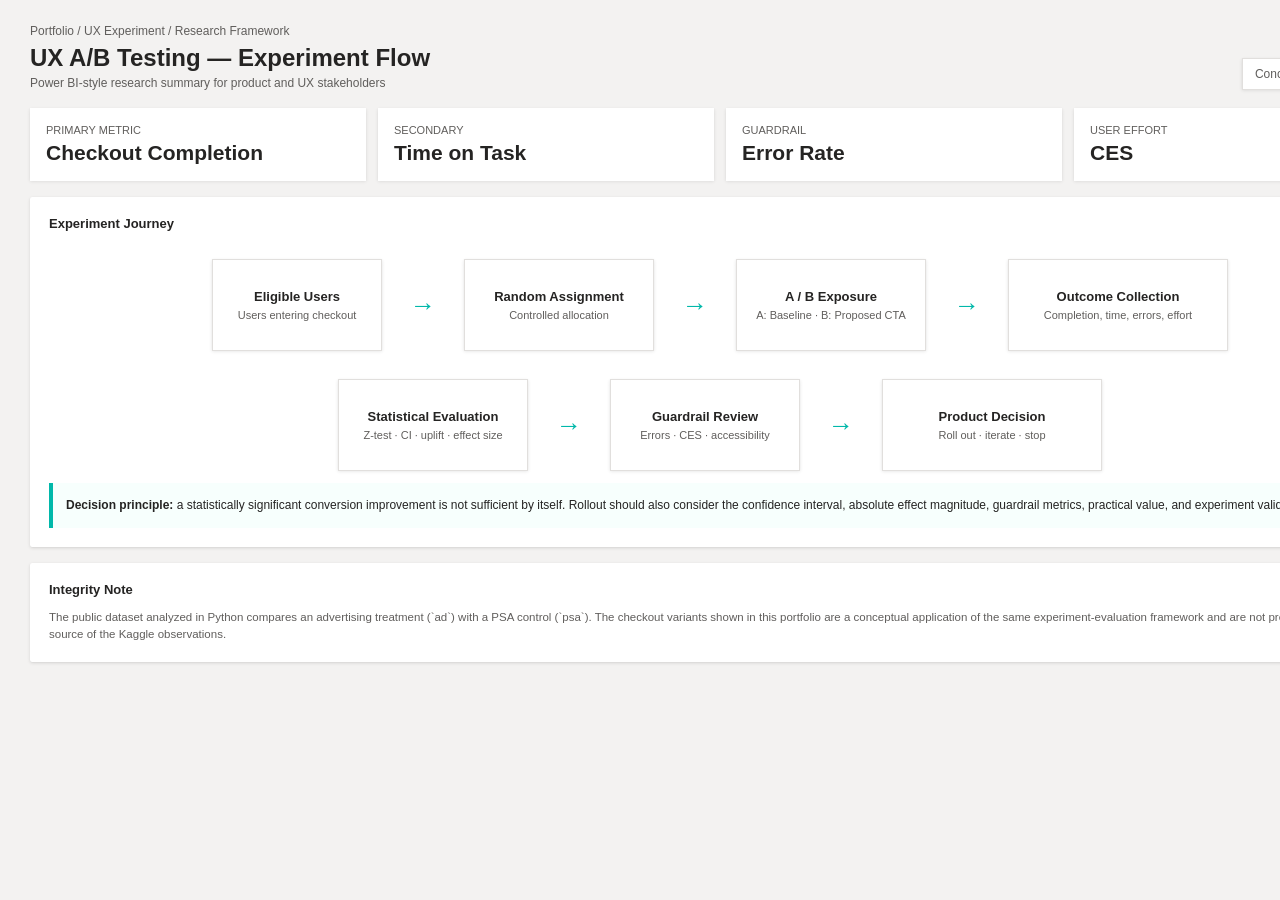
<file: design/experiment-flow.html>
<!doctype html><html><head><meta charset="utf-8"><meta name="viewport" content="width=device-width,initial-scale=1"><title>UX Experiment Flow</title><style>
:root{
  --canvas:#F3F2F1; --card:#FFFFFF; --border:#E1DFDD; --text:#252423;
  --muted:#605E5C; --faint:#8A8886; --teal:#01B8AA; --blue:#118DFF;
  --red:#E81123; --green:#107C10; --shadow:0 1.2px 3.6px rgba(0,0,0,.11),0 .3px .9px rgba(0,0,0,.07);
  --sans:'Segoe UI','Segoe UI Web',Arial,sans-serif;
}
*{box-sizing:border-box} body{margin:0;background:var(--canvas);color:var(--text);font-family:var(--sans);}
.report{width:1440px;min-height:900px;padding:24px 30px 30px;margin:0 auto;background:var(--canvas)}
.header{display:flex;justify-content:space-between;align-items:flex-end;margin-bottom:18px}
.crumb{font-size:12px;color:var(--muted);margin-bottom:6px}.title{font-size:24px;font-weight:600;margin:0}.subtitle{font-size:12px;color:var(--muted);margin-top:4px}
.tag{background:#fff;border:1px solid var(--border);padding:8px 12px;font-size:12px;color:var(--muted);box-shadow:var(--shadow)}
.grid{display:grid;grid-template-columns:1fr 320px;gap:16px;align-items:start}
.card{background:var(--card);border:1px solid transparent;box-shadow:var(--shadow);padding:18px;border-radius:2px}
.card-title{font-size:13px;font-weight:600;margin-bottom:12px}.small{font-size:11.5px;color:var(--muted);line-height:1.5}.section{margin-bottom:16px}.section-title{font-size:13px;font-weight:600;margin-bottom:8px}
.input{height:42px;border:1px solid #C8C6C4;background:#fff;border-radius:2px;padding:10px 12px;font-size:13px;color:#6B6A69;display:flex;align-items:center}
.two{display:grid;grid-template-columns:1fr 1fr;gap:12px}.three{display:grid;grid-template-columns:1fr 1fr 1fr;gap:12px}
.summary-line{display:flex;justify-content:space-between;font-size:13px;padding:7px 0;border-bottom:1px solid #F0F0F0}.summary-line.total{font-weight:700;font-size:15px;border-top:1px solid var(--border);border-bottom:none;margin-top:5px;padding-top:12px}
.product{display:flex;gap:10px;padding:10px 0;border-bottom:1px solid #F0F0F0}.thumb{width:52px;height:52px;background:#EDEBE9;border:1px solid #D2D0CE}.product-name{font-size:12.5px;font-weight:600}.product-meta{font-size:11px;color:var(--muted);margin-top:4px}
.cta{width:100%;height:46px;border-radius:2px;font-family:var(--sans);font-size:14px;font-weight:600;cursor:default;margin-top:14px}
.meta-grid{display:grid;grid-template-columns:1fr 1fr;gap:10px}.meta{border:1px solid var(--border);padding:10px;background:#FAF9F8}.meta-label{font-size:10.5px;text-transform:uppercase;color:var(--faint);letter-spacing:.04em}.meta-value{font-size:13px;font-weight:600;margin-top:5px}
.note{margin-top:14px;border-left:3px solid var(--blue);background:#F5FAFF;padding:10px 12px;font-size:11.5px;color:var(--muted);line-height:1.5}
.footer{font-size:10.5px;color:var(--faint);margin-top:15px}

.kpis{display:grid;grid-template-columns:repeat(4,1fr);gap:12px;margin-bottom:16px}.kpi{background:#fff;box-shadow:var(--shadow);padding:16px}.kpi-label{font-size:11px;color:var(--muted)}.kpi-val{font-size:21px;margin-top:5px;font-weight:600}.flow{display:grid;grid-template-columns:170px 70px 190px 70px 190px 70px 220px;align-items:center;justify-content:center;gap:6px;margin-top:28px}.box{background:#fff;border:1px solid var(--border);box-shadow:var(--shadow);padding:18px;text-align:center;min-height:92px;display:flex;flex-direction:column;justify-content:center}.box strong{font-size:13px}.box span{font-size:11px;color:var(--muted);margin-top:5px}.arrow{text-align:center;font-size:26px;color:var(--teal)}.split{display:grid;grid-template-columns:1fr 1fr;gap:10px}.signal{border-left:4px solid var(--teal);background:#F7FFFD;padding:13px;margin-top:12px;font-size:12px;line-height:1.55}
</style></head><body><div class="report"><div class="header"><div><div class="crumb">Portfolio / UX Experiment / Research Framework</div><h1 class="title">UX A/B Testing — Experiment Flow</h1><div class="subtitle">Power BI-style research summary for product and UX stakeholders</div></div><div class="tag">Conceptual UX Application</div></div>
<div class="kpis"><div class="kpi"><div class="kpi-label">PRIMARY METRIC</div><div class="kpi-val">Checkout Completion</div></div><div class="kpi"><div class="kpi-label">SECONDARY</div><div class="kpi-val">Time on Task</div></div><div class="kpi"><div class="kpi-label">GUARDRAIL</div><div class="kpi-val">Error Rate</div></div><div class="kpi"><div class="kpi-label">USER EFFORT</div><div class="kpi-val">CES</div></div></div>
<div class="card"><div class="card-title">Experiment Journey</div><div class="flow"><div class="box"><strong>Eligible Users</strong><span>Users entering checkout</span></div><div class="arrow">→</div><div class="box"><strong>Random Assignment</strong><span>Controlled allocation</span></div><div class="arrow">→</div><div class="box"><strong>A / B Exposure</strong><span>A: Baseline · B: Proposed CTA</span></div><div class="arrow">→</div><div class="box"><strong>Outcome Collection</strong><span>Completion, time, errors, effort</span></div></div>
<div class="flow" style="grid-template-columns:190px 70px 190px 70px 220px"><div class="box"><strong>Statistical Evaluation</strong><span>Z-test · CI · uplift · effect size</span></div><div class="arrow">→</div><div class="box"><strong>Guardrail Review</strong><span>Errors · CES · accessibility</span></div><div class="arrow">→</div><div class="box"><strong>Product Decision</strong><span>Roll out · iterate · stop</span></div></div>
<div class="signal"><strong>Decision principle:</strong> a statistically significant conversion improvement is not sufficient by itself. Rollout should also consider the confidence interval, absolute effect magnitude, guardrail metrics, practical value, and experiment validity.</div></div>
<div class="card" style="margin-top:16px"><div class="card-title">Integrity Note</div><div class="small">The public dataset analyzed in Python compares an advertising treatment (`ad`) with a PSA control (`psa`). The checkout variants shown in this portfolio are a conceptual application of the same experiment-evaluation framework and are not presented as the source of the Kaggle observations.</div></div>
</div></body></html>
</file>
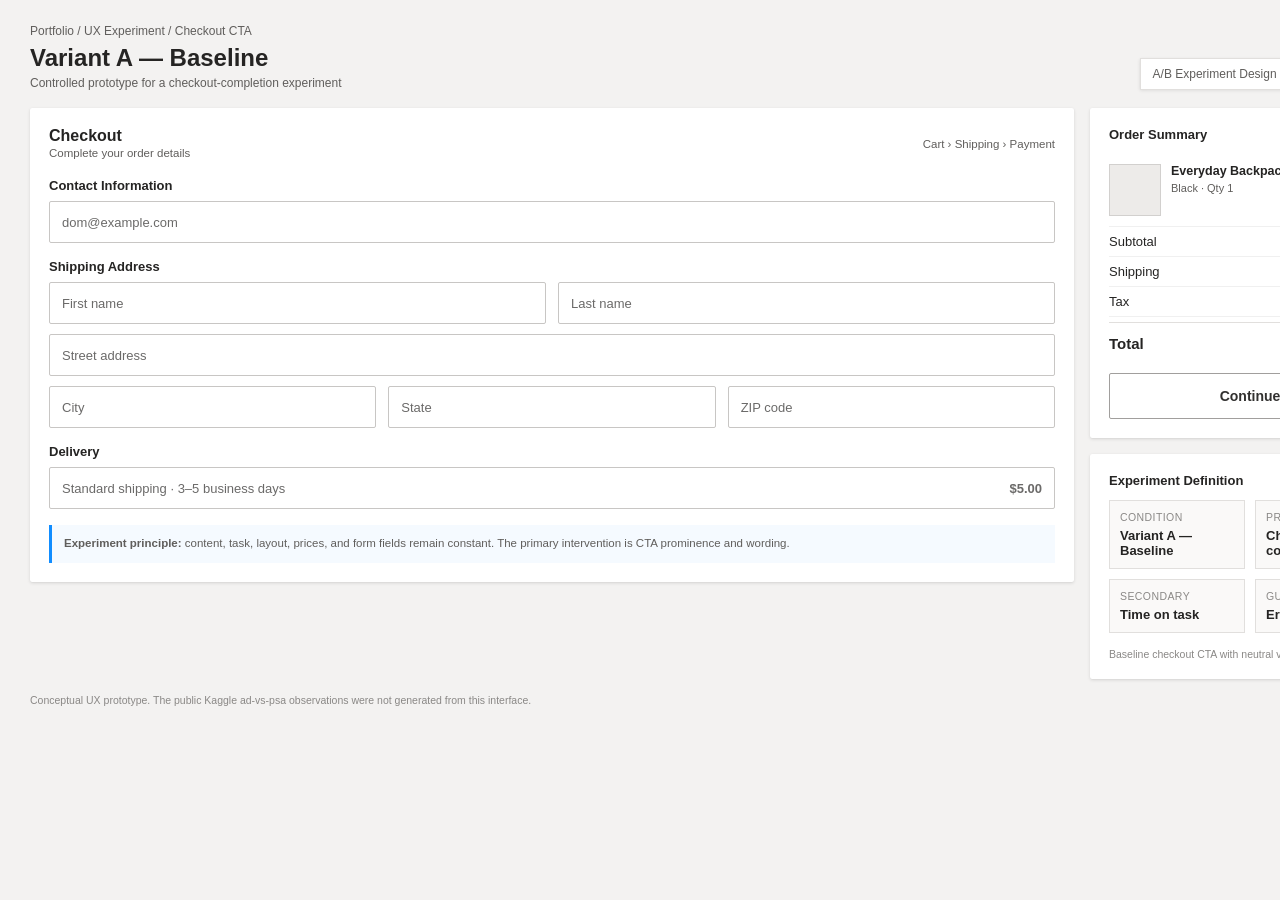
<file: design/variant-a.html>
<!doctype html><html><head><meta charset="utf-8"><meta name="viewport" content="width=device-width,initial-scale=1"><title>Variant A — Baseline</title><style>
:root{
  --canvas:#F3F2F1; --card:#FFFFFF; --border:#E1DFDD; --text:#252423;
  --muted:#605E5C; --faint:#8A8886; --teal:#01B8AA; --blue:#118DFF;
  --red:#E81123; --green:#107C10; --shadow:0 1.2px 3.6px rgba(0,0,0,.11),0 .3px .9px rgba(0,0,0,.07);
  --sans:'Segoe UI','Segoe UI Web',Arial,sans-serif;
}
*{box-sizing:border-box} body{margin:0;background:var(--canvas);color:var(--text);font-family:var(--sans);}
.report{width:1440px;min-height:900px;padding:24px 30px 30px;margin:0 auto;background:var(--canvas)}
.header{display:flex;justify-content:space-between;align-items:flex-end;margin-bottom:18px}
.crumb{font-size:12px;color:var(--muted);margin-bottom:6px}.title{font-size:24px;font-weight:600;margin:0}.subtitle{font-size:12px;color:var(--muted);margin-top:4px}
.tag{background:#fff;border:1px solid var(--border);padding:8px 12px;font-size:12px;color:var(--muted);box-shadow:var(--shadow)}
.grid{display:grid;grid-template-columns:1fr 320px;gap:16px;align-items:start}
.card{background:var(--card);border:1px solid transparent;box-shadow:var(--shadow);padding:18px;border-radius:2px}
.card-title{font-size:13px;font-weight:600;margin-bottom:12px}.small{font-size:11.5px;color:var(--muted);line-height:1.5}.section{margin-bottom:16px}.section-title{font-size:13px;font-weight:600;margin-bottom:8px}
.input{height:42px;border:1px solid #C8C6C4;background:#fff;border-radius:2px;padding:10px 12px;font-size:13px;color:#6B6A69;display:flex;align-items:center}
.two{display:grid;grid-template-columns:1fr 1fr;gap:12px}.three{display:grid;grid-template-columns:1fr 1fr 1fr;gap:12px}
.summary-line{display:flex;justify-content:space-between;font-size:13px;padding:7px 0;border-bottom:1px solid #F0F0F0}.summary-line.total{font-weight:700;font-size:15px;border-top:1px solid var(--border);border-bottom:none;margin-top:5px;padding-top:12px}
.product{display:flex;gap:10px;padding:10px 0;border-bottom:1px solid #F0F0F0}.thumb{width:52px;height:52px;background:#EDEBE9;border:1px solid #D2D0CE}.product-name{font-size:12.5px;font-weight:600}.product-meta{font-size:11px;color:var(--muted);margin-top:4px}
.cta{width:100%;height:46px;border-radius:2px;font-family:var(--sans);font-size:14px;font-weight:600;cursor:default;margin-top:14px}
.meta-grid{display:grid;grid-template-columns:1fr 1fr;gap:10px}.meta{border:1px solid var(--border);padding:10px;background:#FAF9F8}.meta-label{font-size:10.5px;text-transform:uppercase;color:var(--faint);letter-spacing:.04em}.meta-value{font-size:13px;font-weight:600;margin-top:5px}
.note{margin-top:14px;border-left:3px solid var(--blue);background:#F5FAFF;padding:10px 12px;font-size:11.5px;color:var(--muted);line-height:1.5}
.footer{font-size:10.5px;color:var(--faint);margin-top:15px}
</style></head><body>
    <div class="report">
      <div class="header"><div><div class="crumb">Portfolio / UX Experiment / Checkout CTA</div><h1 class="title">Variant A — Baseline</h1><div class="subtitle">Controlled prototype for a checkout-completion experiment</div></div><div class="tag">A/B Experiment Design · UX Research + Data</div></div>
      <div class="grid">
        <div class="card">
          <div style="display:flex;justify-content:space-between;align-items:center;margin-bottom:16px"><div><div class="card-title" style="font-size:16px;margin:0">Checkout</div><div class="small">Complete your order details</div></div><div class="small">Cart › Shipping › Payment</div></div>
          <div class="section"><div class="section-title">Contact Information</div><div class="input">dom@example.com</div></div>
          <div class="section"><div class="section-title">Shipping Address</div><div class="two"><div class="input">First name</div><div class="input">Last name</div></div><div style="height:10px"></div><div class="input">Street address</div><div style="height:10px"></div><div class="three"><div class="input">City</div><div class="input">State</div><div class="input">ZIP code</div></div></div>
          <div class="section"><div class="section-title">Delivery</div><div class="input" style="justify-content:space-between"><span>Standard shipping · 3–5 business days</span><strong>$5.00</strong></div></div>
          <div class="note"><strong>Experiment principle:</strong> content, task, layout, prices, and form fields remain constant. The primary intervention is CTA prominence and wording.</div>
        </div>
        <div>
          <div class="card"><div class="card-title">Order Summary</div><div class="product"><div class="thumb"></div><div style="flex:1"><div class="product-name">Everyday Backpack</div><div class="product-meta">Black · Qty 1</div></div><div style="font-size:12.5px;font-weight:600">$79.00</div></div>
          <div class="summary-line"><span>Subtotal</span><span>$79.00</span></div><div class="summary-line"><span>Shipping</span><span>$5.00</span></div><div class="summary-line"><span>Tax</span><span>$6.72</span></div><div class="summary-line total"><span>Total</span><span>$90.72</span></div>
          <button class="cta" style="background:#FFFFFF;color:#323130;border:1px solid #A19F9D;">Continue</button></div>
          <div class="card" style="margin-top:16px"><div class="card-title">Experiment Definition</div><div class="meta-grid"><div class="meta"><div class="meta-label">Condition</div><div class="meta-value">Variant A — Baseline</div></div><div class="meta"><div class="meta-label">Primary metric</div><div class="meta-value">Checkout completion</div></div><div class="meta"><div class="meta-label">Secondary</div><div class="meta-value">Time on task</div></div><div class="meta"><div class="meta-label">Guardrail</div><div class="meta-value">Errors / CES</div></div></div><div class="footer">Baseline checkout CTA with neutral visual emphasis.</div></div>
        </div>
      </div>
      <div class="footer">Conceptual UX prototype. The public Kaggle ad-vs-psa observations were not generated from this interface.</div>
    </div></body></html>
</file>
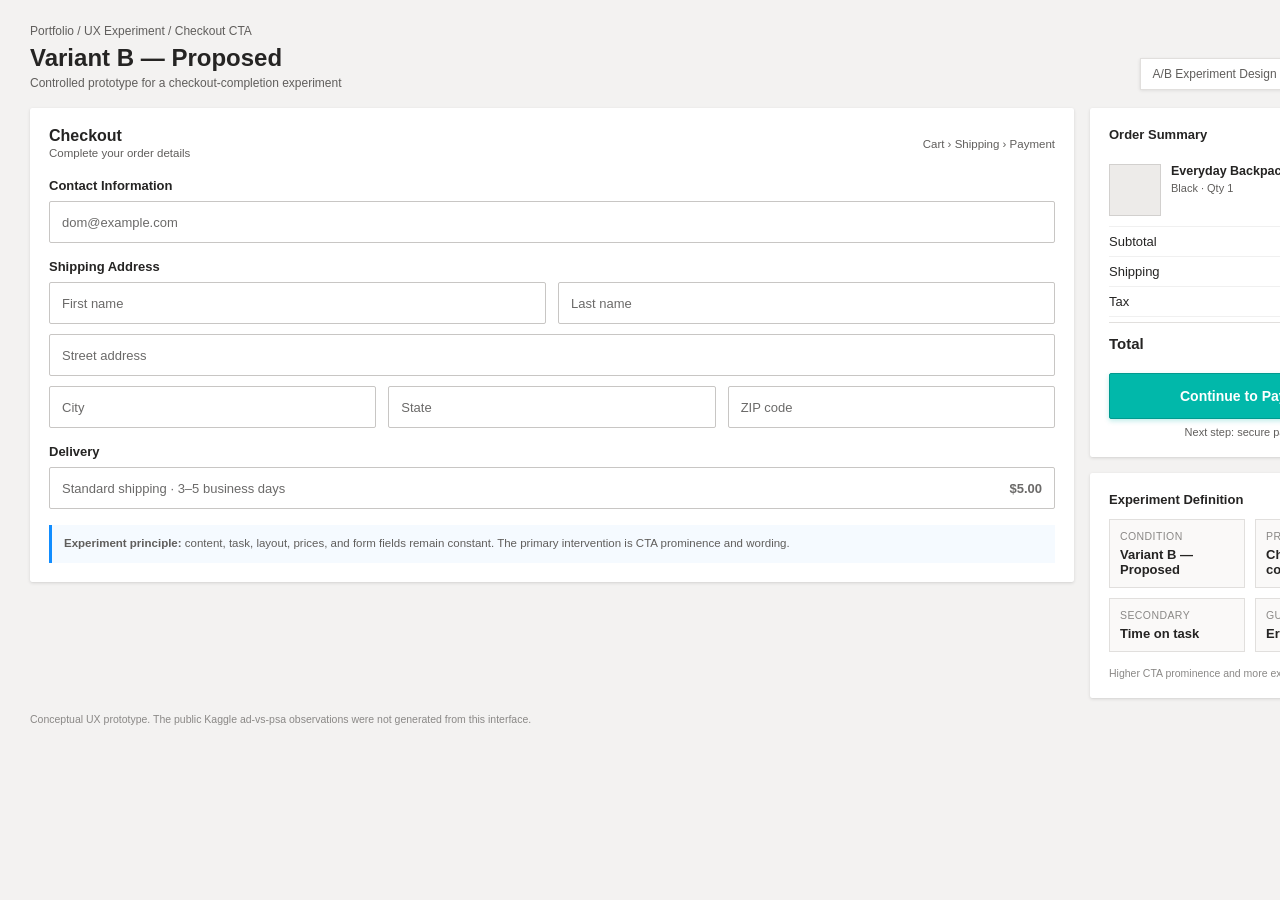
<file: design/variant-b.html>
<!doctype html><html><head><meta charset="utf-8"><meta name="viewport" content="width=device-width,initial-scale=1"><title>Variant B — Proposed</title><style>
:root{
  --canvas:#F3F2F1; --card:#FFFFFF; --border:#E1DFDD; --text:#252423;
  --muted:#605E5C; --faint:#8A8886; --teal:#01B8AA; --blue:#118DFF;
  --red:#E81123; --green:#107C10; --shadow:0 1.2px 3.6px rgba(0,0,0,.11),0 .3px .9px rgba(0,0,0,.07);
  --sans:'Segoe UI','Segoe UI Web',Arial,sans-serif;
}
*{box-sizing:border-box} body{margin:0;background:var(--canvas);color:var(--text);font-family:var(--sans);}
.report{width:1440px;min-height:900px;padding:24px 30px 30px;margin:0 auto;background:var(--canvas)}
.header{display:flex;justify-content:space-between;align-items:flex-end;margin-bottom:18px}
.crumb{font-size:12px;color:var(--muted);margin-bottom:6px}.title{font-size:24px;font-weight:600;margin:0}.subtitle{font-size:12px;color:var(--muted);margin-top:4px}
.tag{background:#fff;border:1px solid var(--border);padding:8px 12px;font-size:12px;color:var(--muted);box-shadow:var(--shadow)}
.grid{display:grid;grid-template-columns:1fr 320px;gap:16px;align-items:start}
.card{background:var(--card);border:1px solid transparent;box-shadow:var(--shadow);padding:18px;border-radius:2px}
.card-title{font-size:13px;font-weight:600;margin-bottom:12px}.small{font-size:11.5px;color:var(--muted);line-height:1.5}.section{margin-bottom:16px}.section-title{font-size:13px;font-weight:600;margin-bottom:8px}
.input{height:42px;border:1px solid #C8C6C4;background:#fff;border-radius:2px;padding:10px 12px;font-size:13px;color:#6B6A69;display:flex;align-items:center}
.two{display:grid;grid-template-columns:1fr 1fr;gap:12px}.three{display:grid;grid-template-columns:1fr 1fr 1fr;gap:12px}
.summary-line{display:flex;justify-content:space-between;font-size:13px;padding:7px 0;border-bottom:1px solid #F0F0F0}.summary-line.total{font-weight:700;font-size:15px;border-top:1px solid var(--border);border-bottom:none;margin-top:5px;padding-top:12px}
.product{display:flex;gap:10px;padding:10px 0;border-bottom:1px solid #F0F0F0}.thumb{width:52px;height:52px;background:#EDEBE9;border:1px solid #D2D0CE}.product-name{font-size:12.5px;font-weight:600}.product-meta{font-size:11px;color:var(--muted);margin-top:4px}
.cta{width:100%;height:46px;border-radius:2px;font-family:var(--sans);font-size:14px;font-weight:600;cursor:default;margin-top:14px}
.meta-grid{display:grid;grid-template-columns:1fr 1fr;gap:10px}.meta{border:1px solid var(--border);padding:10px;background:#FAF9F8}.meta-label{font-size:10.5px;text-transform:uppercase;color:var(--faint);letter-spacing:.04em}.meta-value{font-size:13px;font-weight:600;margin-top:5px}
.note{margin-top:14px;border-left:3px solid var(--blue);background:#F5FAFF;padding:10px 12px;font-size:11.5px;color:var(--muted);line-height:1.5}
.footer{font-size:10.5px;color:var(--faint);margin-top:15px}
</style></head><body>
    <div class="report">
      <div class="header"><div><div class="crumb">Portfolio / UX Experiment / Checkout CTA</div><h1 class="title">Variant B — Proposed</h1><div class="subtitle">Controlled prototype for a checkout-completion experiment</div></div><div class="tag">A/B Experiment Design · UX Research + Data</div></div>
      <div class="grid">
        <div class="card">
          <div style="display:flex;justify-content:space-between;align-items:center;margin-bottom:16px"><div><div class="card-title" style="font-size:16px;margin:0">Checkout</div><div class="small">Complete your order details</div></div><div class="small">Cart › Shipping › Payment</div></div>
          <div class="section"><div class="section-title">Contact Information</div><div class="input">dom@example.com</div></div>
          <div class="section"><div class="section-title">Shipping Address</div><div class="two"><div class="input">First name</div><div class="input">Last name</div></div><div style="height:10px"></div><div class="input">Street address</div><div style="height:10px"></div><div class="three"><div class="input">City</div><div class="input">State</div><div class="input">ZIP code</div></div></div>
          <div class="section"><div class="section-title">Delivery</div><div class="input" style="justify-content:space-between"><span>Standard shipping · 3–5 business days</span><strong>$5.00</strong></div></div>
          <div class="note"><strong>Experiment principle:</strong> content, task, layout, prices, and form fields remain constant. The primary intervention is CTA prominence and wording.</div>
        </div>
        <div>
          <div class="card"><div class="card-title">Order Summary</div><div class="product"><div class="thumb"></div><div style="flex:1"><div class="product-name">Everyday Backpack</div><div class="product-meta">Black · Qty 1</div></div><div style="font-size:12.5px;font-weight:600">$79.00</div></div>
          <div class="summary-line"><span>Subtotal</span><span>$79.00</span></div><div class="summary-line"><span>Shipping</span><span>$5.00</span></div><div class="summary-line"><span>Tax</span><span>$6.72</span></div><div class="summary-line total"><span>Total</span><span>$90.72</span></div>
          <button class="cta" style="background:#01B8AA;color:#FFFFFF;border:1px solid #019A8F;box-shadow:0 2px 5px rgba(1,184,170,.25);">Continue to Payment</button><div style="text-align:center;font-size:11px;color:#605E5C;margin-top:7px">Next step: secure payment</div></div>
          <div class="card" style="margin-top:16px"><div class="card-title">Experiment Definition</div><div class="meta-grid"><div class="meta"><div class="meta-label">Condition</div><div class="meta-value">Variant B — Proposed</div></div><div class="meta"><div class="meta-label">Primary metric</div><div class="meta-value">Checkout completion</div></div><div class="meta"><div class="meta-label">Secondary</div><div class="meta-value">Time on task</div></div><div class="meta"><div class="meta-label">Guardrail</div><div class="meta-value">Errors / CES</div></div></div><div class="footer">Higher CTA prominence and more explicit action wording.</div></div>
        </div>
      </div>
      <div class="footer">Conceptual UX prototype. The public Kaggle ad-vs-psa observations were not generated from this interface.</div>
    </div></body></html>
</file>
